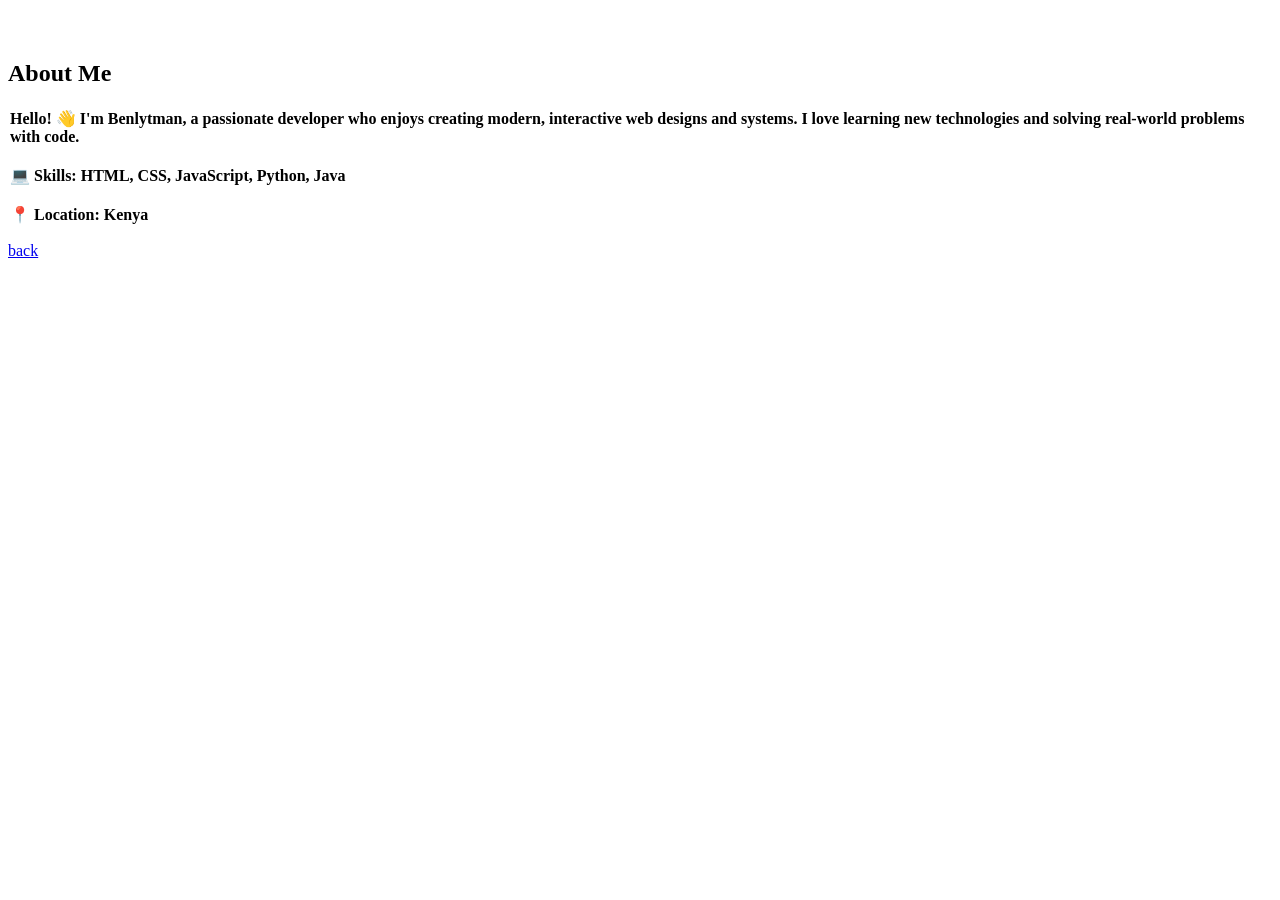
<file: aboutme.html>
<!DOCTYPE html>
<html>

<head>
 <meta charset="UTF-8">
 <meta name="viewport" content="width=device-width, initial-scale=1">
 <title></title>
</head>
<style>
h2{
  margin-top :60px ;
}
 p{
   font: 36px ;
   font-weight: bolder;
   padding:2px ;
 }
</style>

<body>
  <div id="aboutMeSection">
    <h2>About Me</h2>
    <p>Hello! 👋 I'm <b>Benlytman</b>, a passionate developer who enjoys creating modern, interactive web designs and systems. I love learning new technologies and solving real-world problems with code.</p>
    <p>💻 Skills: HTML, CSS, JavaScript, Python, Java</p>
    <p>📍 Location: Kenya</p>
  </div>
           <footer>
            <a href="portfolio.html " <button type="reset">back</button></a>
          </footer>
</body>

</html>
</file>
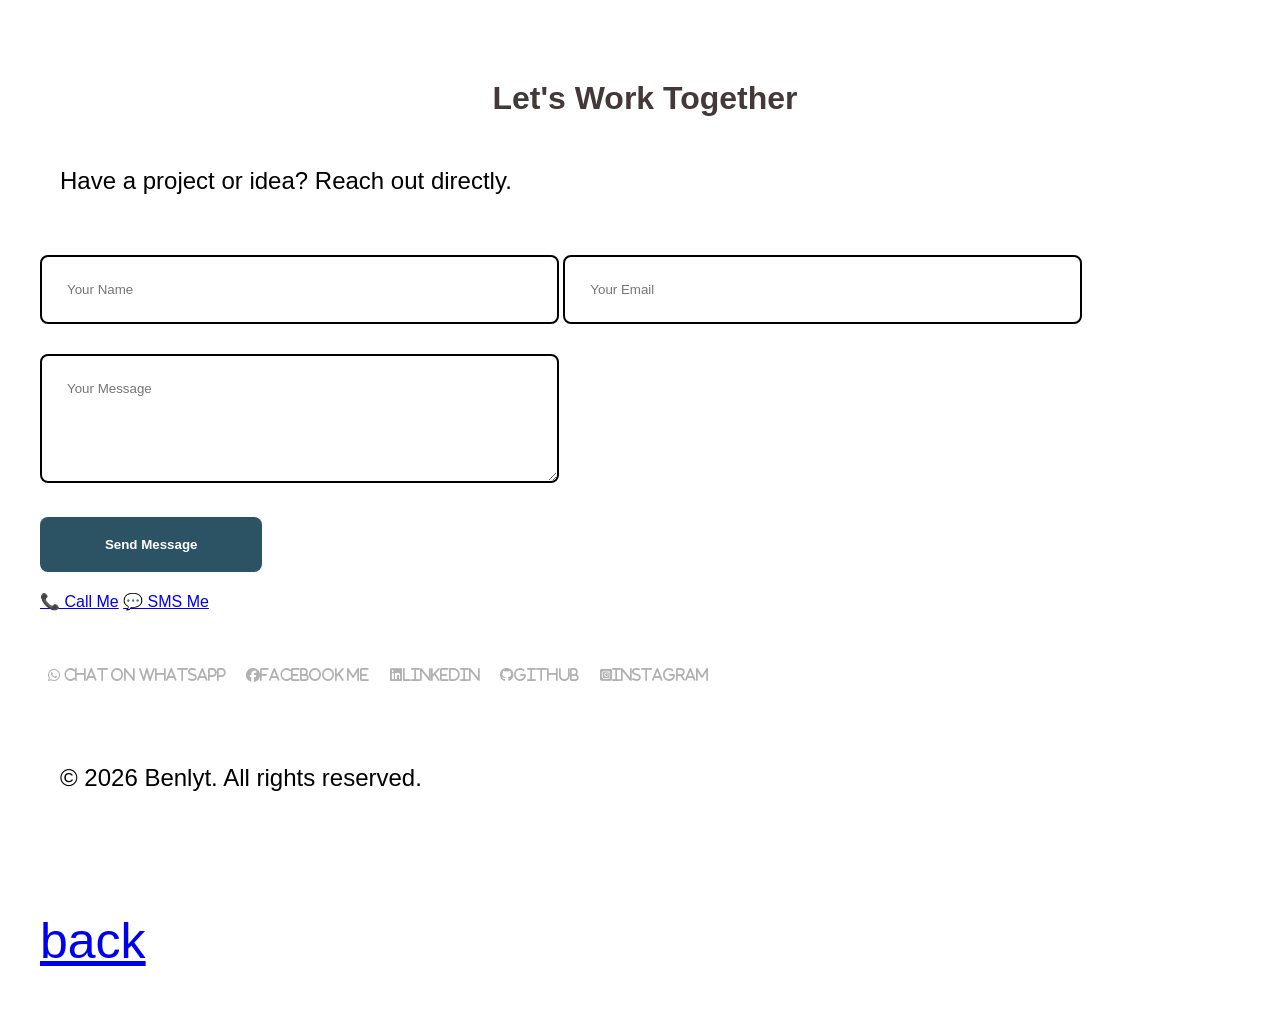
<file: Contact.Html>
<!DOCTYPE html>
<html lang="en">
<head>
    <meta charset="UTF-8">
    <title>Contact Me</title>
    <link rel="stylesheet" href="Contact.css">
    <meta name="viewport" content="width=device-width, initial-scale=1.0">
    <link rel="stylesheet" 
href="https://cdnjs.cloudflare.com/ajax/libs/font-awesome/6.5.1/css/all.min.css">
</head>
<body>

    <div>
        <h1>Let's Work Together</h1>
        <p>Have a project or idea? Reach out directly.</p>

        <form action="https://formsubmit.co/benjaminsaidi926@gmail.com " method="POST">
            <input type="text" name="name" placeholder="Your Name" required>
            <input type="email" name="email" placeholder="Your Email" required>
            <textarea name="message" rows="5" placeholder="Your Message" required></textarea><br />
            <button type="submit">Send Message</button>
        </form>

        <div class="direct-contact">
            <a href="tel:+254745618365 ">📞 Call Me</a>
            <a href="sms:+254745618365 ">💬 SMS Me</a>
        </div>

        <div class="socials">
            <a class="fa-brands fa-whatsapp"href="https://wa.me/254700676708 " target="_blank">
    Chat on WhatsApp</a>

<a  class="fa-brands fa-facebook"href="https://www.facebook.com/be royal " target ="_blank">Facebook me</a>
            <a  class="fa-brands fa-linkedin"href="https://www.linkedin.com/Ayo Benjamin ">LinkedIn</a>
            <a class="fa-brands fa-github"href="https://www.GitHub.com/Benlytman ">GitHub</a>
            <a class="fa-brands fa-square-instagram"href="https://www.instagram.com/dreamacha ">Instagram</a>
        </div>
    </div>

<footer>
  <p>© <span id="year">2026</span> Benlyt. All rights reserved.</p>
</footer>
          <footer>
              <a href="portfolio.html " <button type="reset">back</button></a>
          </footer>
</body>
</html>
</file>
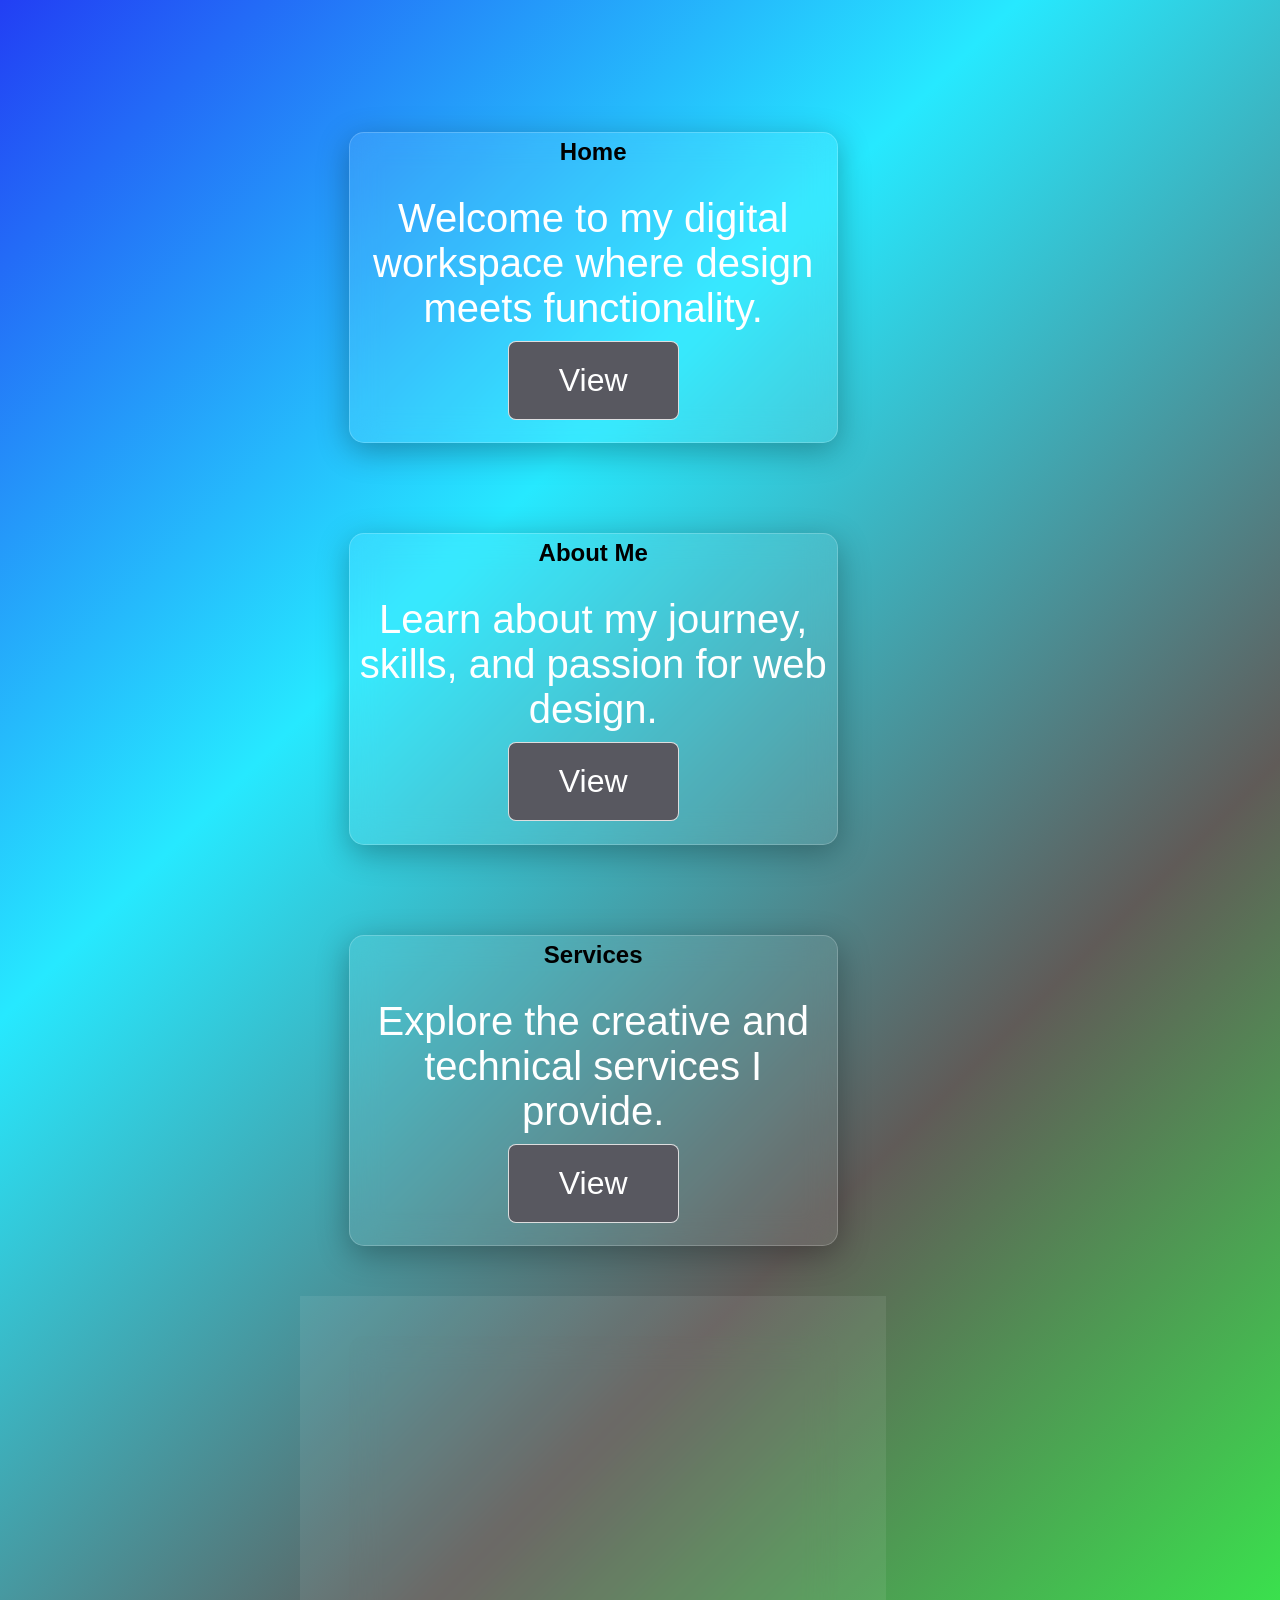
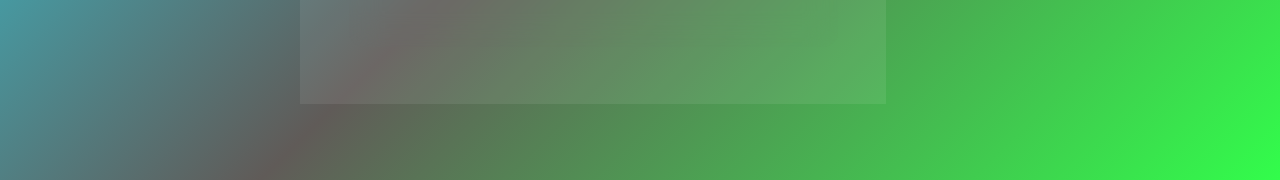
<file: portfolio.html>
<!DOCTYPE html>
<html lang="en">
<head>
<meta charset="UTF-8">
<meta name="viewport" content="width=device-width, initial-scale=1.0">
<link rel="stylesheet" href="Portfolio .css">
<title>Ben's Portfolio</title>
</head>

<body>

<div class="container">

    <section class="glass-card">
        <h2>Home</h2>
        <p>Welcome to my digital workspace where design meets functionality.</p>
        <a href="index.html" class="view-btn">View</a>
    </section>

    <section class="glass-card">
        <h2>About Me</h2>
        <p>Learn about my journey, skills, and passion for web design.</p>
        <a href="aboutme.html" class="view-btn">View</a>
    </section>

    <section class="glass-card">
        <h2>Services</h2>
        <p>Explore the creative and technical services I provide.</p>
        <a href="services.html" class="view-btn">View</a>
    </section>

    <section class="glass-card">
        <h2>Contact</h2>
        <p>Let’s collaborate or discuss your next project.</p>
        <a href="Contact.Html" class="view-btn">View</a>
    </section>

</div>

</body>
</html>
</file>
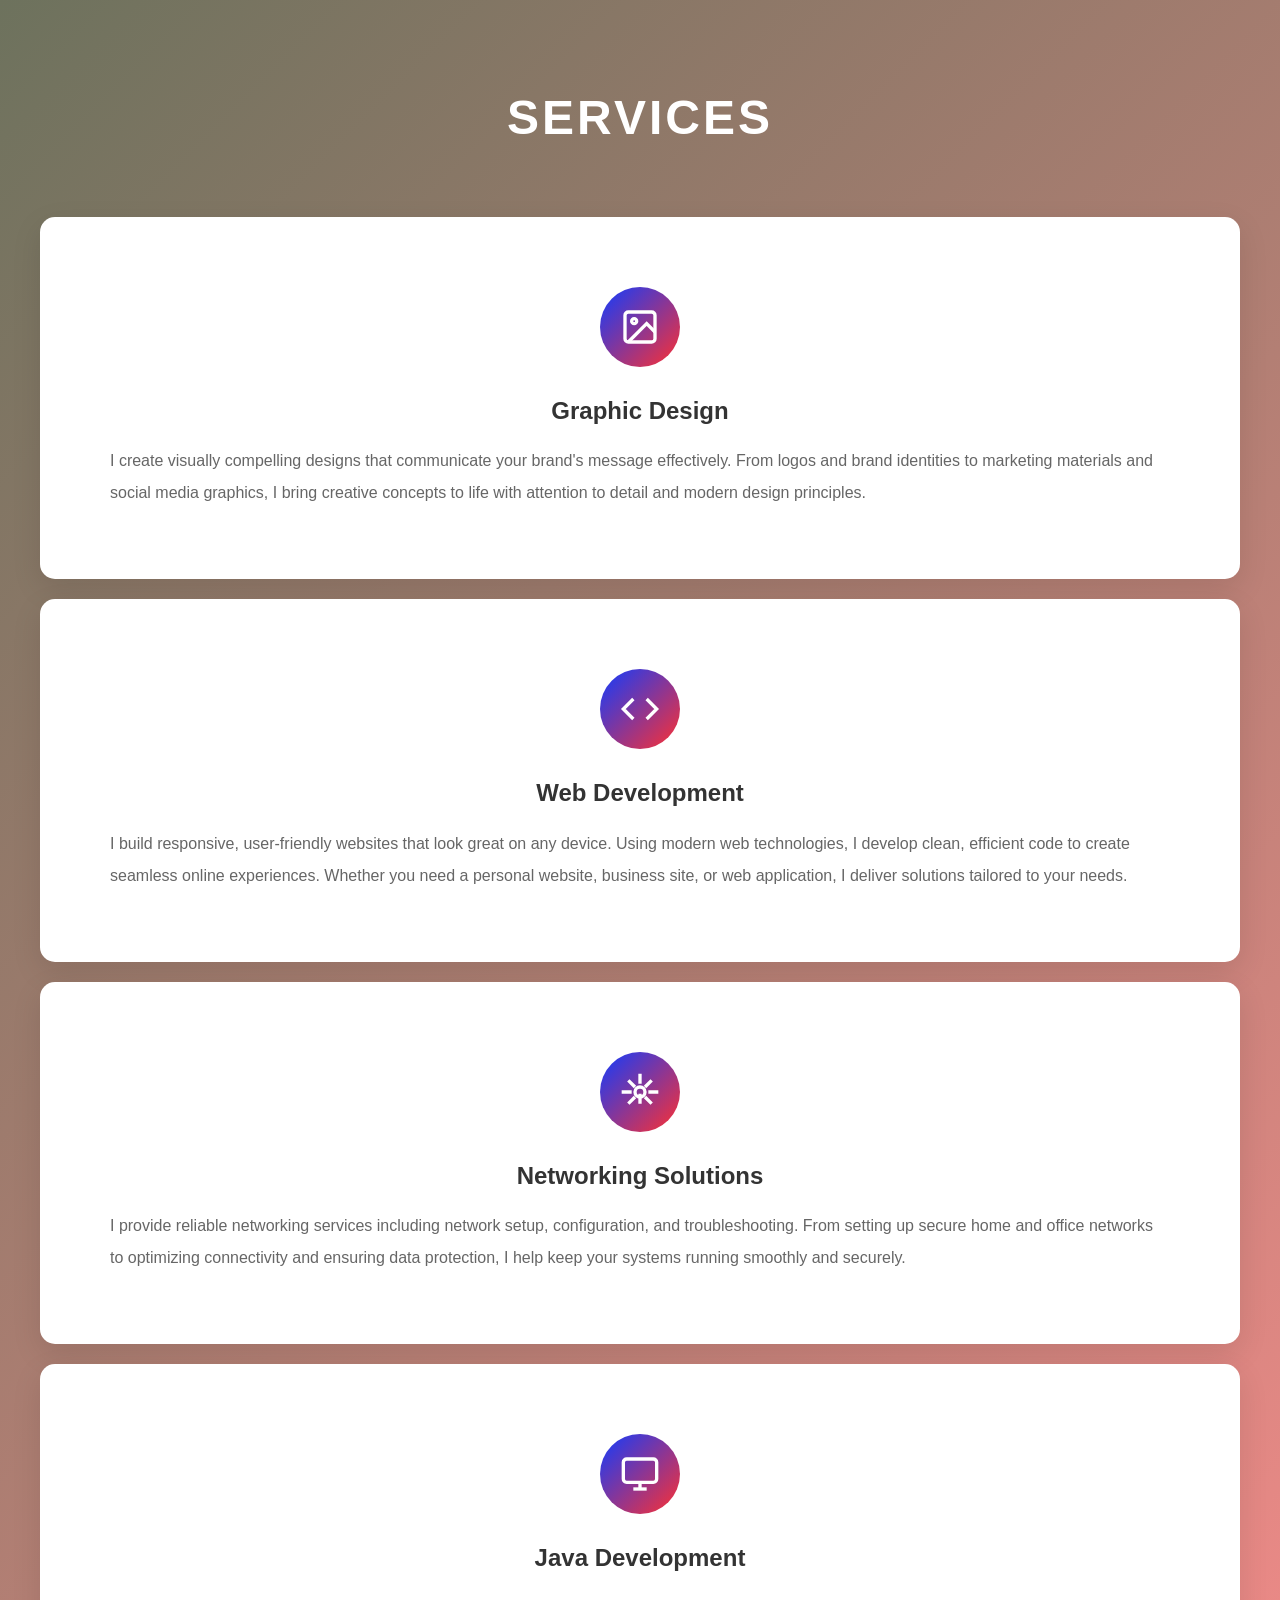
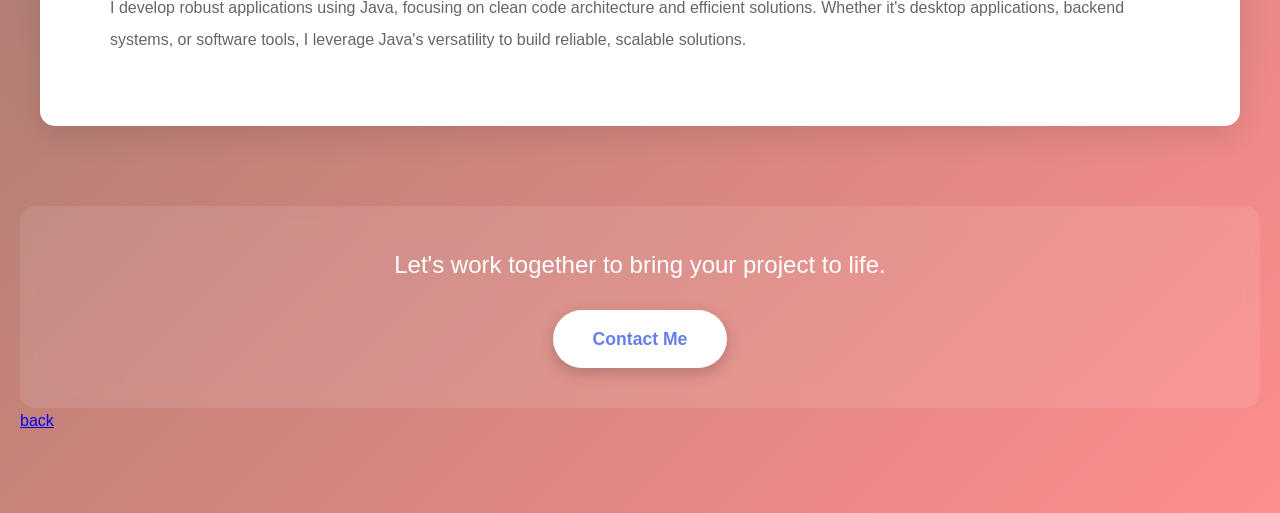
<file: services.html>
<!DOCTYPE html>
<html lang="en">
<head>
    <meta charset="UTF-8">
    <meta name="viewport" content="width=device-width, initial-scale=1.0">
    <title>Services - My Portfolio</title>
    <link rel="stylesheet" href="service.CSS">
</head>
<body>
    <section class="services-section">
        <div class="container">
            <h1 class="section-title">SERVICES</h1>
            
            
                <div class="service-card">
                    <div class="service-icon">
                        <svg xmlns="http://www.w3.org/2000/svg" viewBox="0 0 24 24" fill="none" stroke="currentColor" stroke-width="2">
                            <rect x="3" y="3" width="18" height="18" rx="2" ry="2"></rect>
                            <circle cx="8.5" cy="8.5" r="1.5"></circle>
                            <polyline points="21 15 16 10 5 21"></polyline>
                        </svg>
                    </div>
                    <h2 class="service-title">Graphic Design</h2>
                    <p class="service-description">
                        I create visually compelling designs that communicate your brand's message effectively. 
                        From logos and brand identities to marketing materials and social media graphics, I bring 
                        creative concepts to life with attention to detail and modern design principles.
                    </p>
                </div>

                <!-- Web Development Service -->
                <div class="service-card">
                    <div class="service-icon">
                        <svg xmlns="http://www.w3.org/2000/svg" viewBox="0 0 24 24" fill="none" stroke="currentColor" stroke-width="2">
                            <polyline points="16 18 22 12 16 6"></polyline>
                            <polyline points="8 6 2 12 8 18"></polyline>
                        </svg>
                    </div>
                    <h2 class="service-title">Web Development</h2>
                    <p class="service-description">
                        I build responsive, user-friendly websites that look great on any device. Using modern web 
                        technologies, I develop clean, efficient code to create seamless online experiences. Whether 
                        you need a personal website, business site, or web application, I deliver solutions tailored 
                        to your needs.
                    </p>
                </div>

                <!-- Networking Solutions Service -->
                <div class="service-card">
                    <div class="service-icon">
                        <svg xmlns="http://www.w3.org/2000/svg" viewBox="0 0 24 24" fill="none" stroke="currentColor" stroke-width="2">
                            <circle cx="12" cy="12" r="3"></circle>
                            <path d="M12 1v6m0 6v6"></path>
                            <path d="M17 12h6M1 12h6"></path>
                            <path d="m5 5 4 4m6 6 4 4M5 19l4-4m6-6 4-4"></path>
                        </svg>
                    </div>
                    <h2 class="service-title">Networking Solutions</h2>
                    <p class="service-description">
                        I provide reliable networking services including network setup, configuration, and troubleshooting. 
                        From setting up secure home and office networks to optimizing connectivity and ensuring data 
                        protection, I help keep your systems running smoothly and securely.
                    </p>
                </div>

                <!-- Java Development Service -->
                <div class="service-card">
                    <div class="service-icon">
                        <svg xmlns="http://www.w3.org/2000/svg" viewBox="0 0 24 24" fill="none" stroke="currentColor" stroke-width="2">
                            <rect x="2" y="3" width="20" height="14" rx="2" ry="2"></rect>
                            <line x1="8" y1="21" x2="16" y2="21"></line>
                            <line x1="12" y1="17" x2="12" y2="21"></line>
                        </svg>
                    </div>
                    <h2 class="service-title">Java Development</h2>
                    <p class="service-description">
                        I develop robust applications using Java, focusing on clean code architecture and efficient 
                        solutions. Whether it's desktop applications, backend systems, or software tools, I leverage 
                        Java's versatility to build reliable, scalable solutions.
                    </p>
                </div>
            </div>

            <div class="cta-section">
                <p class="cta-text">Let's work together to bring your project to life.</p>
                <a href="0700676708 " class="cta-button">Contact Me</a>
            </div>
        </div>
          <footer>
        <a href="portfolio.html "<button type="reset">back</button></a>
    </footer>
    
    </section>
  
</body>
</html>
</file>
<file: Contact.css>
* {
    margin: 0;
    padding: 0;
    box-sizing: border-box;
    font-family: 'Segoe UI', sans-serif;
}


body {
    background:(135deg, #FFCECE,#787878);
    background: cover;
    justify-content: center;
    align-items: center;
  display :grid ;
    margin: 40px 30px 40px 40px;
}

.form{
    width: 200px ;
    height: 250px ; 
    margin-bottom: 20px ;
    align-items: center;
    padding:25px ;
    display :flex ;
}


 h1 {
     margin-top:40px ;
    margin-bottom:30px;
    color: #443939;
    text-align:center ;
}

 p {
    margin-bottom: 40px;
    color: #000000;
    font-size: 24px;
    padding: 20px;
}

form input,
form textarea {
    width:70ch ;
    align-items :center ;
    padding: 25px;
    margin-bottom:30px;
    border-radius: 8px;
    border: 2px solid #000000;
    outline: none;
    transition: 0.3s ease;
}

form input:focus,
form textarea:focus {
    border-color: #2c5364;
    box-shadow: 0 0 5px rgba(44,83,100,0.4);
}

button {
    width:30ch ;
    padding: 20px;
    border: none;
    border-radius: 8px;
    background: #2c5364;
    color: #fff;
    font-weight: bold;
    cursor: pointer;
    transition: 0.3s ease;
    align-items: center;
    margin-bottom: 20px;
    
    
}

button:hover {
    background: #1e3c4f;
}

.form {
    margin-top: 15px;
}

.form a {
    margin: 6px 0;
    text-decoration: none;
    color: #2c5364;
    font-weight: bold;
}

.socials {
    margin-top: 55px;
}

.socials a {
    margin: 0 8px;
    text-decoration: none;
    color: #B1B1B1;
    font-size: 14px;
}

.socials a:hover {
    color: #00B2FF;
}
footer{
    text-align:center ;
    font-size:50px ;
    margin-top:60px ;
    display:flex;
}
</file>
<file: Portfolio .css>
* {
    margin: 0;
    padding: 0;
    box-sizing: border-box;
    font-family: Arial, sans-serif;
}

body {
    min-height: 100vh;
    background:cover;
    background: linear-gradient(135deg,#0A2AF3E6, #00E5FFD9, #605B58, #32FD4B);
    display: flex;
    justify-content: center;
    align-items: center;
       
}
p{
    font-size:40px ;
}
.container {
    display:grid;
    grid-template-columns: repeat(auto-fit, minmax(300px, 1fr));
    gap: 50px;
    padding:5px,10px;
    width:70ch ;

    height:200ch ;
    align-content: center ;
   
section{
    width:55ch ;
   margin:20px ;
    height:35ch ;
    margin: 20px ;
    padding: 10px ;
    
}

/* GLASS EFFECT */
.glass-card {
    background: rgba(255, 255, 255, 0.08);
    border-radius: 15px;
    padding: 5px;
    text-align: center;
    color: white;
    
    
    backdrop-filter: blur(15px);
    -webkit-backdrop-filter: blur(15px);
    
    border: 1px solid rgba(255, 255, 255, 0.2);
    box-shadow: 0 8px 32px rgba(0, 0, 0, 0.3);
    
    transition: 0.3s ease;
}
h2{
    color: #000000;
    margin-bottom: 30px;
}

.glass-card:hover {
    transform: translateY(-8px);
}

/* BUTTON */
.view-btn {
    display: inline-block;
    margin-top: 10px;
    padding: 20px 50px;
    border-radius: 8px;
    text-decoration: none;
    color:#FFFFFF;
    border: 1px solid rgba(255, 255, 255, 0.8);
    transition: 0.9s ;
    font-size: 32px ;
    background: #585860;
    
}

.view-btn:hover {
    background: rgba(255, 255, 255, 0.2);
}
</file>
<file: service.CSS>
/* Reset and Base Styles */
* {
    margin: 0;
    padding: 0;
    box-sizing: border-box;
}

body {
    font-family: 'Segoe UI', Tahoma, Geneva, Verdana, sans-serif;
    line-height: 1.6;
    color: #333;
    background: #f4f4f4;
}

/* Services Section */
.services-section {
    padding: 80px 20px;
    background: linear-gradient(135deg, #6D725D 0%, #FF8D8D 100%);
    min-height: 100vh;
}

.container {
    max-width: 1200px;
    margin: 0 auto;
}

/* Section Title */
.section-title {
    text-align: center;
    font-size: 3rem;
    color: #fff;
    margin-bottom: 60px;
    letter-spacing: 3px;
    font-weight: 700;
    text-transform: uppercase;
}

.service-card {
    background: #fff;
    padding:70px;
    border-radius: 15px;
    box-shadow: 0 10px 30px rgba(0, 0, 0, 0.1);
    transition: transform 0.3s ease, box-shadow 0.3s ease;
    text-align: center;
    margin-bottom:20px ;
}

.service-card:hover {
    transform: translateY(-10px);
    box-shadow: 0 15px 40px rgba(0, 0, 0, 0.2);
}

/* Service Icon */
.service-icon {
    width: 80px;
    height: 80px;
    margin: 0 auto 25px;
    background: linear-gradient(135deg, #103CFF 0%, #FF3030 100%);
    border-radius: 50%;
    display: flex;
    align-items: center;
    justify-content: center;
    transition: transform 0.3s ease;
}

.service-card:hover .service-icon {
    transform: scale(1.1) rotate(5deg);
}

.service-icon svg {
    width: 40px;
    height: 40px;
    stroke: #fff;
}

/* Service Title */
.service-title {
    font-size: 1.5rem;
    color: #333;
    margin-bottom: 15px;
    font-weight: 600;
}

/* Service Description */
.service-description {
    font-size: 1rem;
    color: #666;
    line-height: 2;
    text-align: left;
}

/* CTA Section */
.cta-section {
    text-align: center;
    margin-top: 80px;
    padding: 40px 20px;
    background: rgba(255, 255, 255, 0.1);
    border-radius: 15px;
    backdrop-filter: blur(10px);
}


.cta-text {
    font-size: 1.5rem;
    color: #fff;
    margin-bottom: 25px;
    font-weight: 300;
}

.cta-button {
    display: inline-block;
    padding: 15px 40px;
    background: #fff;
    color: #667eea;
    text-decoration: none;
    border-radius: 50px;
    font-weight: 600;
    font-size: 1.1rem;
    transition: all 0.3s ease;
    box-shadow: 0 5px 15px rgba(0, 0, 0, 0.2);
}

.cta-button:hover {
    background: #764ba2;
    color: #fff;
    transform: scale(1.05);
    box-shadow: 0 8px 20px rgba(0, 0, 0, 0.3);
}

/* Responsive Design */
@media (max-width: 768px) {
    .section-title {
        font-size: 2.5rem;
        margin-bottom: 40px;
    }
    
    
    
    .service-card {
        padding: 20px 10px;
    }
    
    .cta-text {
        font-size: 1.2rem;
    }
    
    .cta-button {
        padding: 12px 30px;
        font-size: 1rem;
    }
}

@media (max-width: 480px) {
    .services-section {
        padding: 60px 15px;
    }
    
    .section-title {
        font-size: 2rem;
        letter-spacing: 2px;
    }
    
    .service-icon {
        width: 60px;
        height: 60px;
    }
    
    .service-icon svg {
        width: 30px;
        height: 30px;
    }
    
    .service-title {
        font-size: 1.3rem;
    }
    
    .service-description {
        font-size: 0.95rem;
    }
}
</file>
